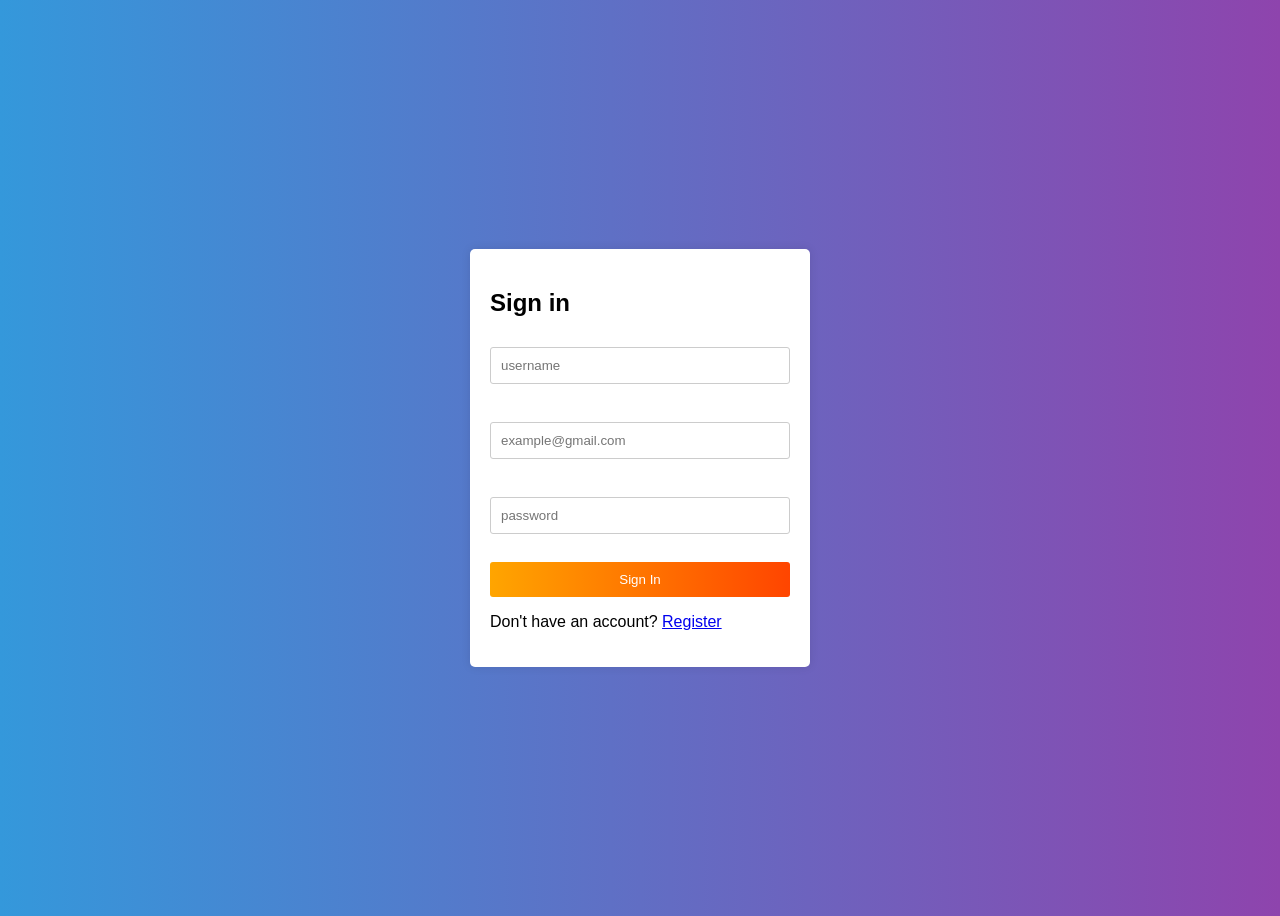
<file: index.html>
<!DOCTYPE html>
<html lang="en">
<head>
    <meta charset="UTF-8">
    <meta name="viewport" content="width=device-width, initial-scale=1.0">
    <link rel="stylesheet" href="style.css">
    <title>Sign in form</title>
</head>
<body>
    <section>
        <h1>Sign in</h1>
        <form>
            <label for="username"></label>
            <input id="username" type="text" name="username" placeholder="username" required><br><br>
            
            <label for="email"></label>
            <input id="email" type="email" name="email" placeholder="example@gmail.com"><br><br>

            <label for="password"></label>
            <input id="password" type="password" name="password" placeholder="password" required><br><br>

            <button id="sign-in" type="button">Sign In</button>
            <p>Don't have an account? <a href="./register.html">Register</a></p>
        </form>
</section>
        <script src="login.js"></script>
</body>

</html>
</file>
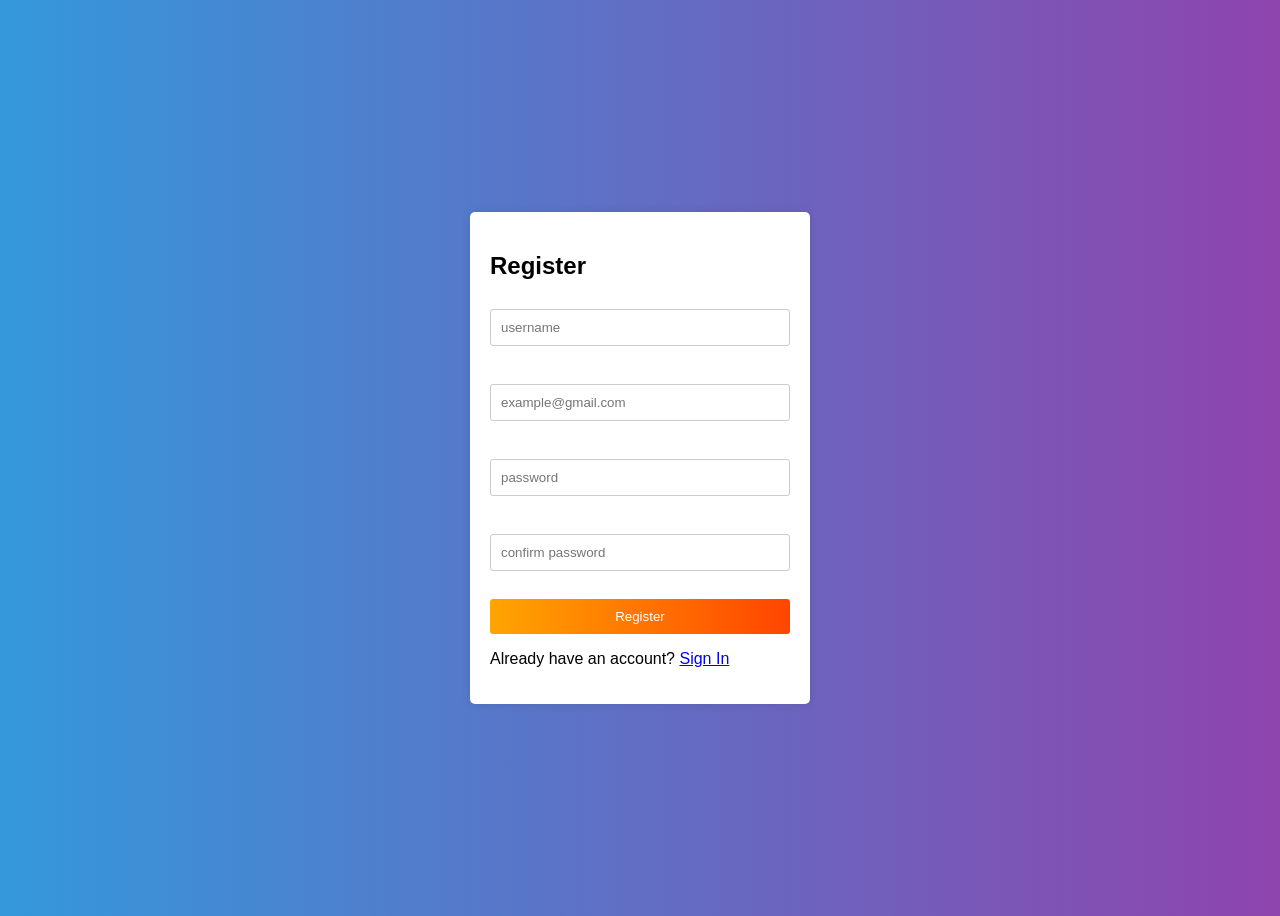
<file: register.html>
<!DOCTYPE html>
<html lang="en">
<head>
    <meta charset="UTF-8">
    <meta name="viewport" content="width=device-width, initial-scale=1.0">
    <link rel="stylesheet" href="register.css">
    <title>Register form</title>
</head>
<body>
    <section>
        <h1>Register</h1>
        <form>
            <label for="username"></label>
            <input type="text" id="username" name="username" placeholder="username" required><br><br>

            <label for="email"></label>
            <input type="email" id="email" name="email" placeholder="example@gmail.com" required><br><br>

            <label for="password"></label>
            <input type="password" id="password" name="password" placeholder="password" required><br><br>

            <label for="confirm_password"></label>
            <input type="password" id="confirm_password" name="confirm_password" placeholder="confirm password" required><br><br>

            <button id="register" type="button">Register</button>
            <p>Already have an account? <a href="./index.html">Sign In</a></p>
        </form>
    </section>

    <script src="script.js"></script>
</body>

</html>
</file>
<file: style.css>
body {
    font-family: 'Poppins', Arial, sans-serif;
    background: linear-gradient(90deg, #3498db, #8e44ad);
    display: flex;
    justify-content: center;
    align-items: center;
    height: 100vh;
}

section {
    background-color: #fff;
    padding: 20px;
    border-radius: 5px;
    box-shadow: 0 0 10px rgba(0, 0, 0, 0.1);
    width: 300px;
}

input[type="text"],
input[type="password"],
input[type="email"] {
    width: 100%;
    padding: 10px;
    margin: 10px 0;
    border: 1px solid #ccc;
    border-radius: 3px;
    box-sizing: border-box;
}

button {
    width: 100%;
    padding: 10px;
    background: linear-gradient(90deg, #FFA500, #FF4500);
    color: #FFFFFF;
    border: none;
    border-radius: 3px;
    cursor: pointer;
}
</file>
<file: register.css>
body{
    font-family: 'Poppins', Arial, sans-serif;
    background: linear-gradient(90deg, #3498db, #8e44ad);
    display: flex;
    justify-content: center;
    align-items: center;
    height: 100vh;
}
section{
    background-color: #fff;
    padding: 20px;
    border-radius: 5px;
    box-shadow: 0 0 10px rgba(0, 0, 0, 0.1);
    width: 300px;
}
input[type="text"], input[type="password"], input[type="email"]{
    width: 100%;
    padding: 10px;
    margin: 10px 0; 
    border: 1px solid #ccc;
    border-radius: 3px; 
    box-sizing: border-box;
}
button{
    width: 100%;
    padding: 10px;
    background: linear-gradient(90deg, #FFA500, #FF4500);
    color: #FFFFFF;
    border: none;
    border-radius: 3px;
    cursor: pointer;
}
</file>
